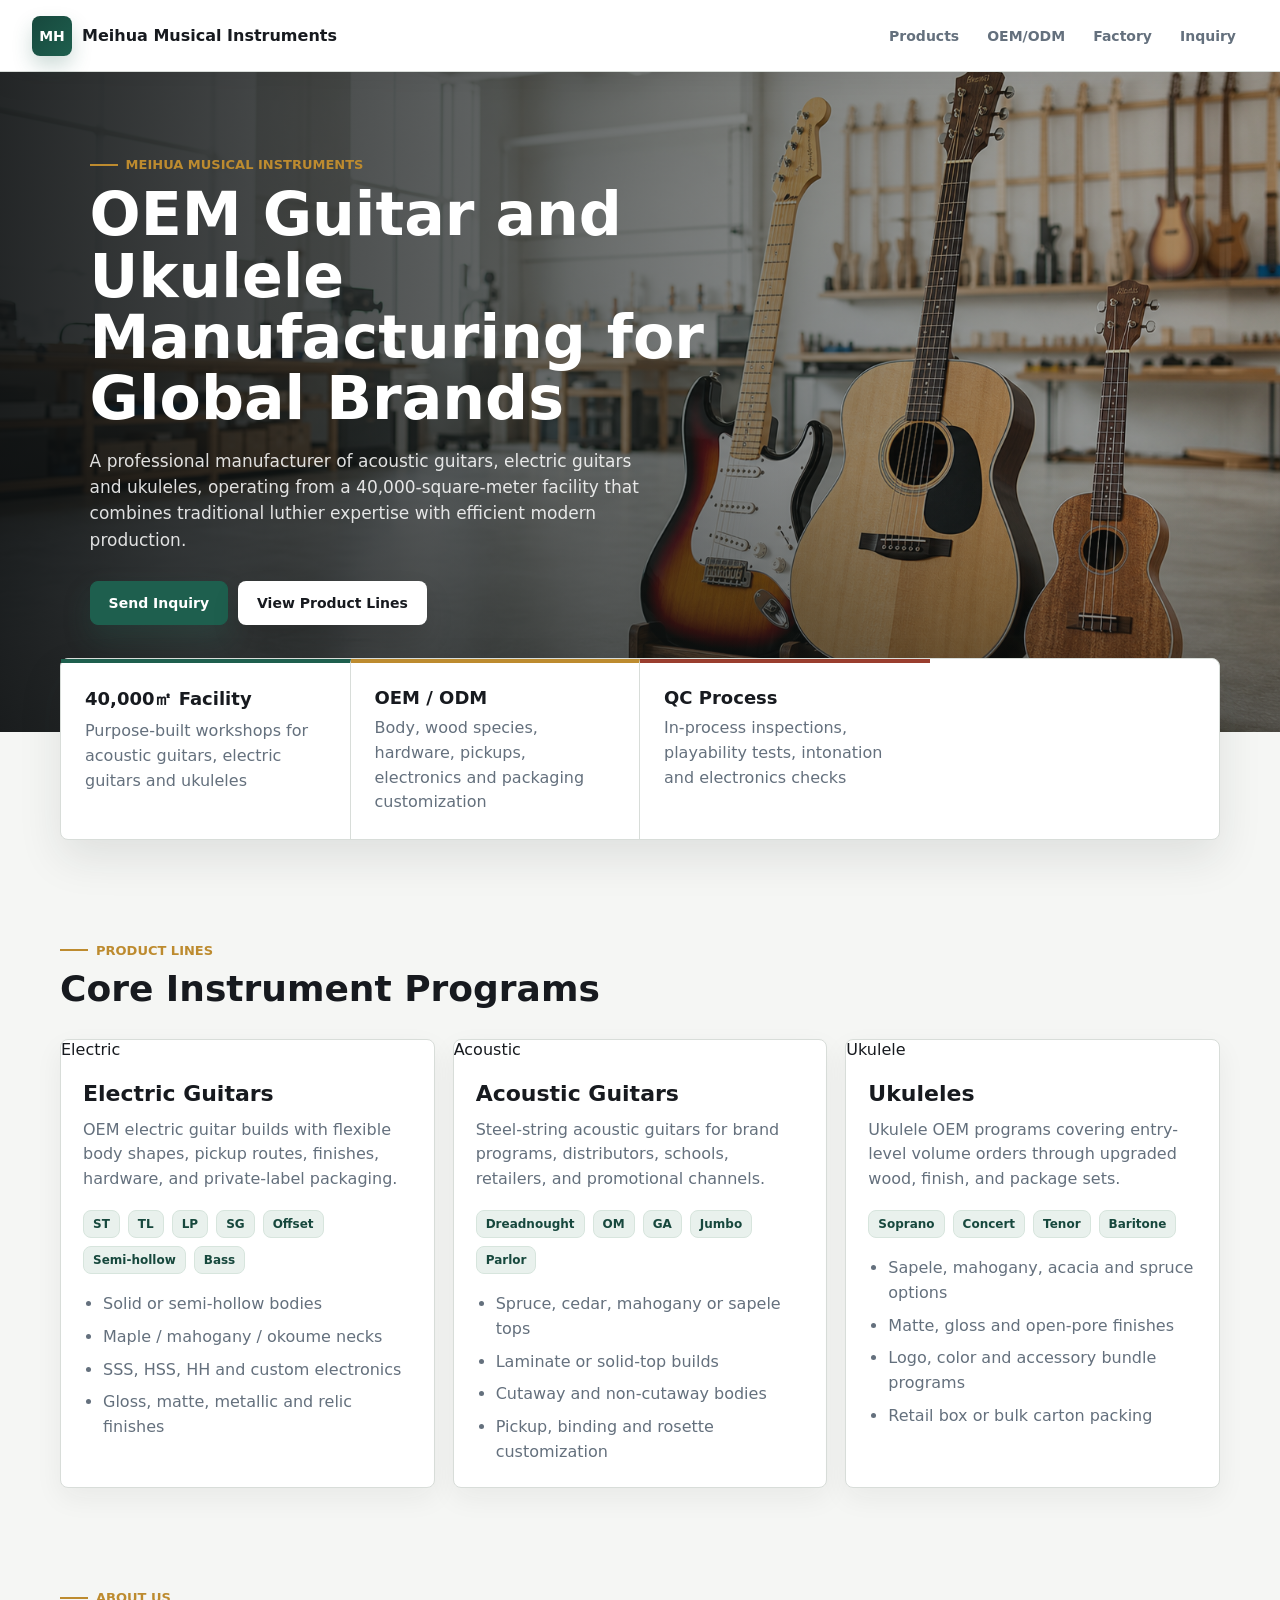
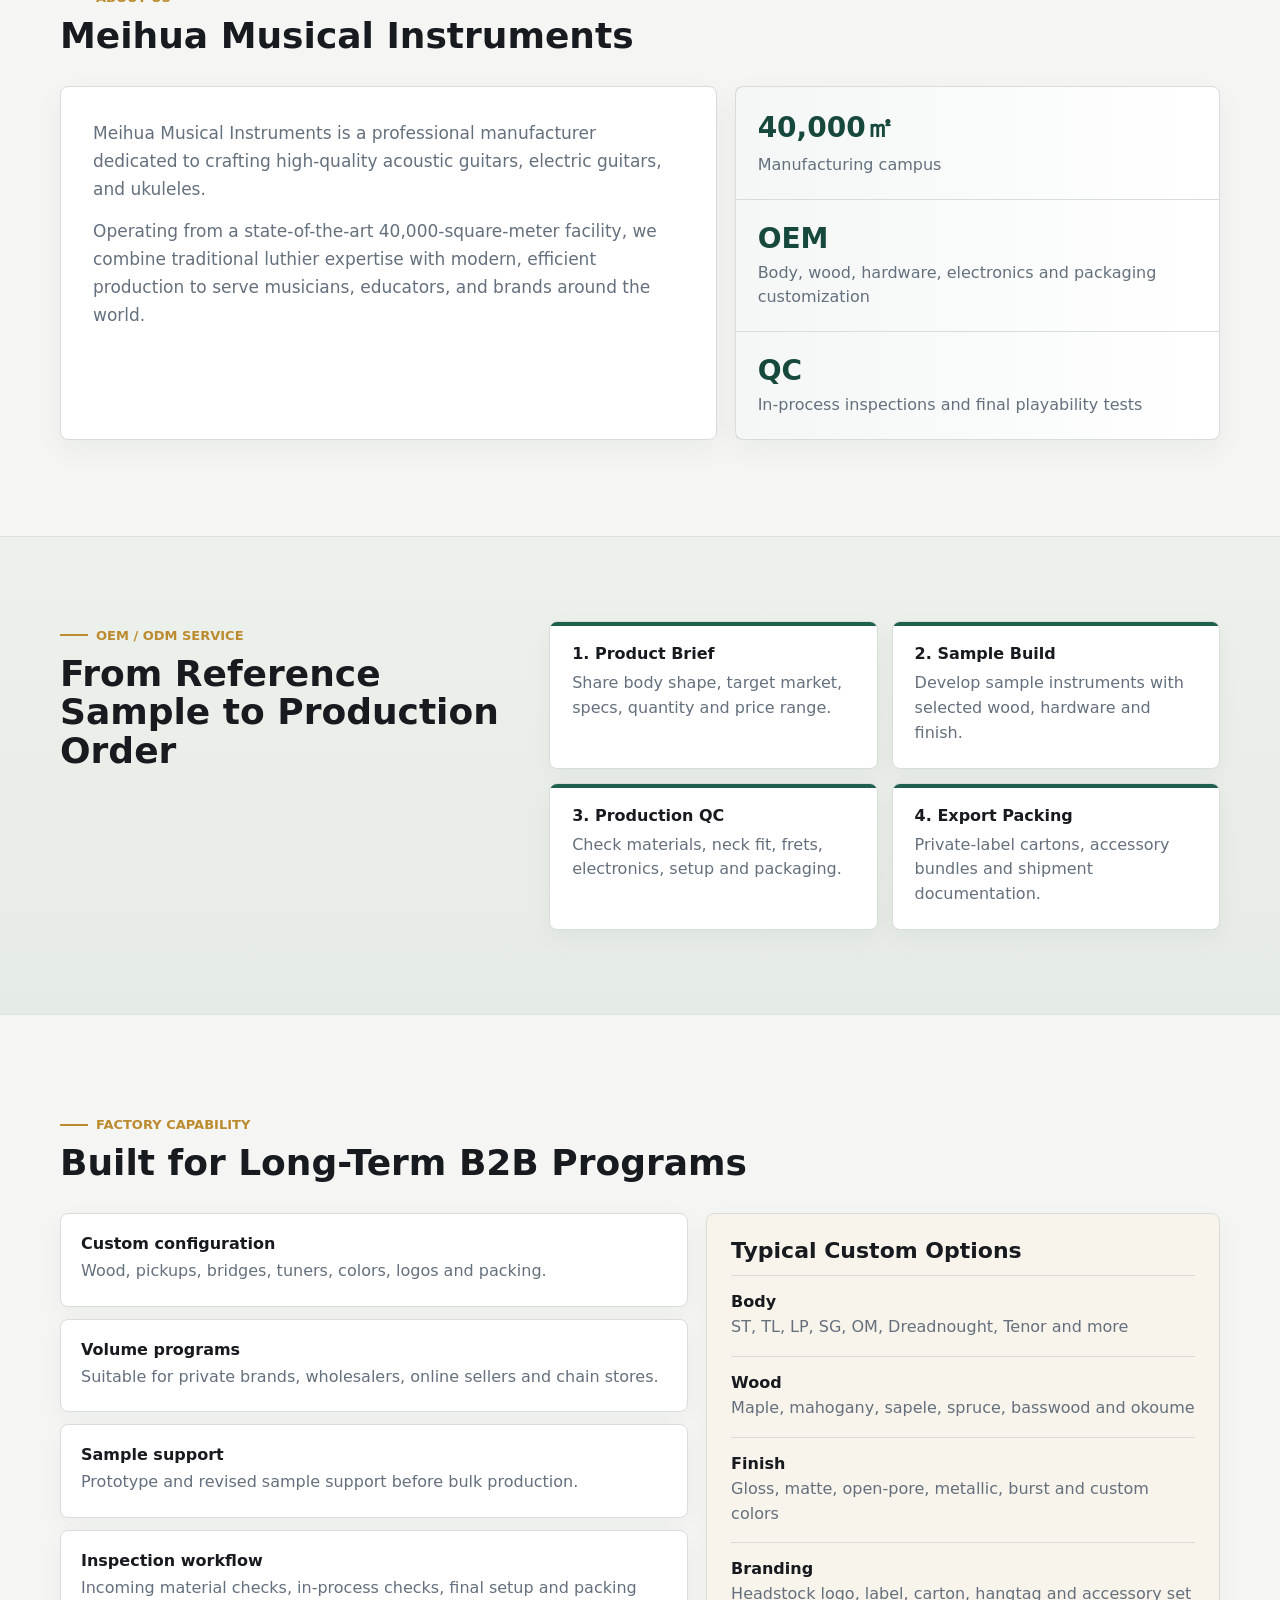
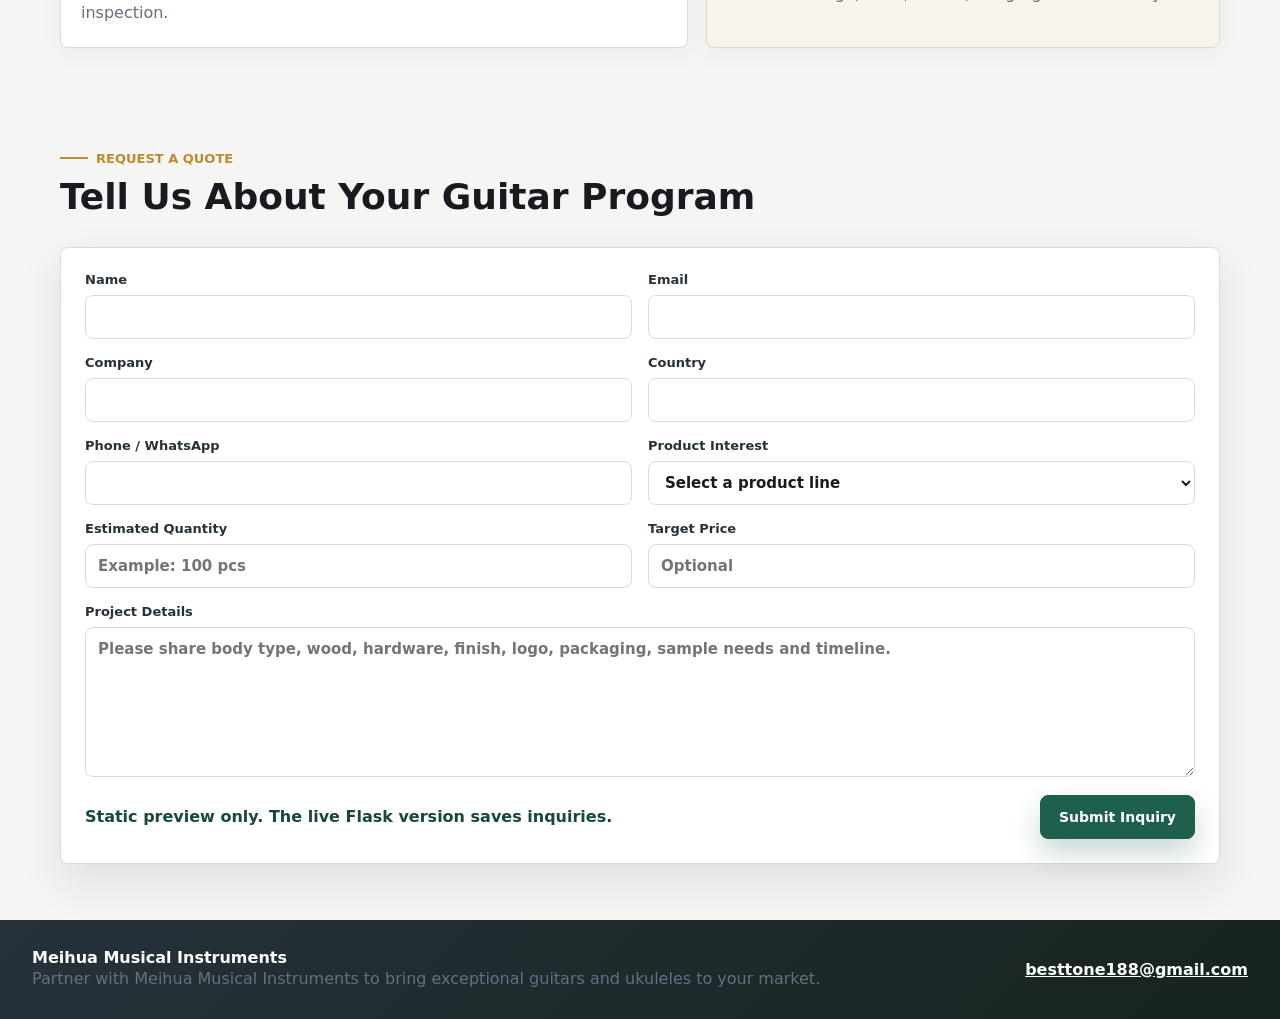
<file: factory_site/preview.html>
<!doctype html>
<html lang="en">
  <head>
    <meta charset="utf-8">
    <meta name="viewport" content="width=device-width, initial-scale=1">
    <title>Meihua Musical Instruments Preview</title>
    <meta name="description" content="Static preview of Meihua Musical Instruments, an OEM and ODM guitar and ukulele factory.">
    <link rel="stylesheet" href="static/styles.css">
  </head>
  <body>
    <header class="site-header">
      <a class="brand" href="#top" aria-label="Meihua Musical Instruments home">
        <span class="brand-mark">MH</span>
        <span>Meihua Musical Instruments</span>
      </a>
      <nav class="nav" aria-label="Main navigation">
        <a href="#products">Products</a>
        <a href="#oem">OEM/ODM</a>
        <a href="#factory">Factory</a>
        <a href="#inquiry">Inquiry</a>
      </nav>
    </header>

    <main id="top">
      <section class="hero">
        <img src="static/images/hero-workshop.png" alt="Electric guitar, acoustic guitar and ukulele in a guitar factory workshop">
        <div class="hero-overlay">
          <p class="eyebrow">Meihua Musical Instruments</p>
          <h1>OEM Guitar and Ukulele Manufacturing for Global Brands</h1>
          <p class="hero-copy">A professional manufacturer of acoustic guitars, electric guitars and ukuleles, operating from a 40,000-square-meter facility that combines traditional luthier expertise with efficient modern production.</p>
          <div class="hero-actions">
            <a class="button primary" href="#inquiry">Send Inquiry</a>
            <a class="button light" href="#products">View Product Lines</a>
          </div>
        </div>
      </section>

      <section class="proof-strip" aria-label="Factory highlights">
        <div>
          <strong>40,000㎡ Facility</strong>
          <span>Purpose-built workshops for acoustic guitars, electric guitars and ukuleles</span>
        </div>
        <div>
          <strong>OEM / ODM</strong>
          <span>Body, wood species, hardware, pickups, electronics and packaging customization</span>
        </div>
        <div>
          <strong>QC Process</strong>
          <span>In-process inspections, playability tests, intonation and electronics checks</span>
        </div>
      </section>

      <section id="products" class="section">
        <div class="section-head">
          <p class="eyebrow">Product Lines</p>
          <h2>Core Instrument Programs</h2>
        </div>
        <div class="product-grid">
          <article class="product-card">
            <div class="product-visual product-visual-1" aria-hidden="true"><span>Electric</span></div>
            <div class="product-body">
              <h3>Electric Guitars</h3>
              <p>OEM electric guitar builds with flexible body shapes, pickup routes, finishes, hardware, and private-label packaging.</p>
              <div class="tag-list">
                <span>ST</span><span>TL</span><span>LP</span><span>SG</span><span>Offset</span><span>Semi-hollow</span><span>Bass</span>
              </div>
              <ul>
                <li>Solid or semi-hollow bodies</li>
                <li>Maple / mahogany / okoume necks</li>
                <li>SSS, HSS, HH and custom electronics</li>
                <li>Gloss, matte, metallic and relic finishes</li>
              </ul>
            </div>
          </article>
          <article class="product-card">
            <div class="product-visual product-visual-2" aria-hidden="true"><span>Acoustic</span></div>
            <div class="product-body">
              <h3>Acoustic Guitars</h3>
              <p>Steel-string acoustic guitars for brand programs, distributors, schools, retailers, and promotional channels.</p>
              <div class="tag-list">
                <span>Dreadnought</span><span>OM</span><span>GA</span><span>Jumbo</span><span>Parlor</span>
              </div>
              <ul>
                <li>Spruce, cedar, mahogany or sapele tops</li>
                <li>Laminate or solid-top builds</li>
                <li>Cutaway and non-cutaway bodies</li>
                <li>Pickup, binding and rosette customization</li>
              </ul>
            </div>
          </article>
          <article class="product-card">
            <div class="product-visual product-visual-3" aria-hidden="true"><span>Ukulele</span></div>
            <div class="product-body">
              <h3>Ukuleles</h3>
              <p>Ukulele OEM programs covering entry-level volume orders through upgraded wood, finish, and package sets.</p>
              <div class="tag-list">
                <span>Soprano</span><span>Concert</span><span>Tenor</span><span>Baritone</span>
              </div>
              <ul>
                <li>Sapele, mahogany, acacia and spruce options</li>
                <li>Matte, gloss and open-pore finishes</li>
                <li>Logo, color and accessory bundle programs</li>
                <li>Retail box or bulk carton packing</li>
              </ul>
            </div>
          </article>
        </div>
      </section>

      <section id="about" class="section about-section">
        <div class="section-head">
          <p class="eyebrow">About Us</p>
          <h2>Meihua Musical Instruments</h2>
        </div>
        <div class="about-layout">
          <div class="about-copy">
            <p>Meihua Musical Instruments is a professional manufacturer dedicated to crafting high-quality acoustic guitars, electric guitars, and ukuleles.</p>
            <p>Operating from a state-of-the-art 40,000-square-meter facility, we combine traditional luthier expertise with modern, efficient production to serve musicians, educators, and brands around the world.</p>
          </div>
          <div class="about-stats" aria-label="Factory strengths">
            <div><strong>40,000㎡</strong><span>Manufacturing campus</span></div>
            <div><strong>OEM</strong><span>Body, wood, hardware, electronics and packaging customization</span></div>
            <div><strong>QC</strong><span>In-process inspections and final playability tests</span></div>
          </div>
        </div>
      </section>

      <section id="oem" class="section band">
        <div class="split">
          <div>
            <p class="eyebrow">OEM / ODM Service</p>
            <h2>From Reference Sample to Production Order</h2>
          </div>
          <div class="service-grid">
            <article><strong>1. Product Brief</strong><span>Share body shape, target market, specs, quantity and price range.</span></article>
            <article><strong>2. Sample Build</strong><span>Develop sample instruments with selected wood, hardware and finish.</span></article>
            <article><strong>3. Production QC</strong><span>Check materials, neck fit, frets, electronics, setup and packaging.</span></article>
            <article><strong>4. Export Packing</strong><span>Private-label cartons, accessory bundles and shipment documentation.</span></article>
          </div>
        </div>
      </section>

      <section id="factory" class="section factory-section">
        <div class="section-head">
          <p class="eyebrow">Factory Capability</p>
          <h2>Built for Long-Term B2B Programs</h2>
        </div>
        <div class="factory-layout">
          <div class="capability-list">
            <div><strong>Custom configuration</strong><span>Wood, pickups, bridges, tuners, colors, logos and packing.</span></div>
            <div><strong>Volume programs</strong><span>Suitable for private brands, wholesalers, online sellers and chain stores.</span></div>
            <div><strong>Sample support</strong><span>Prototype and revised sample support before bulk production.</span></div>
            <div><strong>Inspection workflow</strong><span>Incoming material checks, in-process checks, final setup and packing inspection.</span></div>
          </div>
          <div class="spec-panel">
            <h3>Typical Custom Options</h3>
            <dl>
              <div><dt>Body</dt><dd>ST, TL, LP, SG, OM, Dreadnought, Tenor and more</dd></div>
              <div><dt>Wood</dt><dd>Maple, mahogany, sapele, spruce, basswood and okoume</dd></div>
              <div><dt>Finish</dt><dd>Gloss, matte, open-pore, metallic, burst and custom colors</dd></div>
              <div><dt>Branding</dt><dd>Headstock logo, label, carton, hangtag and accessory set</dd></div>
            </dl>
          </div>
        </div>
      </section>

      <section id="inquiry" class="section inquiry-section">
        <div class="section-head">
          <p class="eyebrow">Request a Quote</p>
          <h2>Tell Us About Your Guitar Program</h2>
        </div>
        <form class="inquiry-form">
          <div class="field-grid">
            <label>Name <input name="name" autocomplete="name"></label>
            <label>Email <input name="email" type="email" autocomplete="email"></label>
            <label>Company <input name="company" autocomplete="organization"></label>
            <label>Country <input name="country" autocomplete="country-name"></label>
            <label>Phone / WhatsApp <input name="phone" autocomplete="tel"></label>
            <label>Product Interest
              <select name="product_interest">
                <option>Select a product line</option>
                <option>Electric Guitars</option>
                <option>Acoustic Guitars</option>
                <option>Ukuleles</option>
                <option>Mixed Program</option>
              </select>
            </label>
            <label>Estimated Quantity <input name="quantity" placeholder="Example: 100 pcs"></label>
            <label>Target Price <input name="target_price" placeholder="Optional"></label>
          </div>
          <label class="message-label">Project Details
            <textarea name="message" placeholder="Please share body type, wood, hardware, finish, logo, packaging, sample needs and timeline."></textarea>
          </label>
          <div class="form-footer">
            <p>Static preview only. The live Flask version saves inquiries.</p>
            <button class="button primary" type="button">Submit Inquiry</button>
          </div>
        </form>
      </section>
    </main>

    <footer class="site-footer">
      <div>
        <strong>Meihua Musical Instruments</strong>
        <span>Partner with Meihua Musical Instruments to bring exceptional guitars and ukuleles to your market.</span>
      </div>
      <a href="mailto:besttone188@gmail.com">besttone188@gmail.com</a>
    </footer>
  </body>
</html>
</file>
<file: factory_site/static/styles.css>
:root {
  color-scheme: light;
  --bg: #f5f6f4;
  --ink: #171a1f;
  --muted: #64707d;
  --line: #d8ddd9;
  --paper: #ffffff;
  --forest: #1e5f4e;
  --forest-dark: #17483d;
  --brass: #bd8b2f;
  --brick: #9a3e2e;
  --charcoal: #27313a;
  --sage: #e9eee8;
  --warm: #f8f3eb;
  --copper: #b96f45;
  --shadow-soft: 0 18px 44px rgba(28, 39, 42, 0.1);
  --shadow-hover: 0 24px 56px rgba(28, 39, 42, 0.16);
}

* {
  box-sizing: border-box;
}

html {
  scroll-behavior: smooth;
}

body {
  margin: 0;
  color: var(--ink);
  background:
    linear-gradient(180deg, #f8f9f6 0, var(--bg) 520px),
    var(--bg);
  font-family: Inter, ui-sans-serif, system-ui, -apple-system, BlinkMacSystemFont, "Segoe UI", sans-serif;
  letter-spacing: 0;
}

a {
  color: inherit;
}

.site-header {
  position: sticky;
  top: 0;
  z-index: 10;
  display: flex;
  align-items: center;
  justify-content: space-between;
  gap: 24px;
  min-height: 72px;
  padding: 0 32px;
  background: rgba(255, 255, 255, 0.92);
  border-bottom: 1px solid var(--line);
  box-shadow: 0 8px 28px rgba(28, 39, 42, 0.06);
  backdrop-filter: blur(14px);
}

.brand,
.nav,
.language-switch,
.hero-actions,
.form-footer,
.site-footer,
.admin-head {
  display: flex;
  align-items: center;
}

.brand {
  gap: 10px;
  font-weight: 800;
  text-decoration: none;
}

.brand-mark {
  display: grid;
  width: 40px;
  height: 40px;
  place-items: center;
  color: #fff;
  background: linear-gradient(135deg, var(--forest-dark), var(--forest));
  border-radius: 8px;
  font-size: 14px;
  box-shadow: 0 10px 20px rgba(30, 95, 78, 0.22);
}

.nav {
  gap: 4px;
  min-width: 0;
}

.nav a {
  flex: 0 0 auto;
  padding: 10px 12px;
  color: var(--muted);
  font-size: 14px;
  font-weight: 750;
  white-space: nowrap;
  text-decoration: none;
  border-radius: 8px;
  transition: color 160ms ease, background 160ms ease;
}

.nav a:hover {
  color: var(--ink);
  background: #eef1ed;
}

.language-switch {
  min-height: 38px;
  overflow: hidden;
  flex: 0 0 auto;
  border: 1px solid var(--line);
  border-radius: 8px;
  background: #fff;
}

.language-switch button {
  min-width: 54px;
  border: 0;
  padding: 0 12px;
  color: var(--muted);
  background: transparent;
  font: inherit;
  font-size: 13px;
  font-weight: 850;
  cursor: pointer;
}

.language-switch button.active {
  color: #fff;
  background: var(--forest);
}

.header-cta {
  min-height: 38px;
  display: inline-flex;
  align-items: center;
  justify-content: center;
  flex: 0 0 auto;
  padding: 0 14px;
  color: #fff;
  background: var(--forest);
  border: 1px solid var(--forest-dark);
  border-radius: 8px;
  font-size: 13px;
  font-weight: 850;
  text-decoration: none;
  box-shadow: 0 10px 22px rgba(30, 95, 78, 0.18);
}

.hero {
  position: relative;
  min-height: 660px;
  display: flex;
  align-items: center;
  overflow: hidden;
  background: var(--charcoal);
}

.hero img {
  position: absolute;
  inset: 0;
  width: 100%;
  height: 100%;
  object-fit: cover;
  transform: scale(1.03);
}

.hero::after {
  content: "";
  position: absolute;
  inset: 0;
  background:
    linear-gradient(90deg, rgba(12, 15, 16, 0.9), rgba(18, 23, 22, 0.62) 46%, rgba(18, 23, 22, 0.16)),
    linear-gradient(0deg, rgba(15, 19, 18, 0.42), transparent 40%);
}

.hero-overlay {
  position: relative;
  z-index: 1;
  align-self: center;
  height: fit-content;
  width: min(820px, calc(100vw - 40px));
  margin-left: clamp(20px, 7vw, 96px);
  padding: 58px 0 86px;
  color: #fff;
}

.hero-kicker {
  width: fit-content;
  margin-bottom: 14px;
  padding: 7px 10px;
  color: rgba(255, 255, 255, 0.92);
  background: rgba(255, 255, 255, 0.12);
  border: 1px solid rgba(255, 255, 255, 0.2);
  border-radius: 8px;
  font-size: 13px;
  font-weight: 850;
}

.hero-panel {
  position: absolute;
  right: clamp(28px, 6vw, 92px);
  bottom: 86px;
  z-index: 2;
  width: min(350px, calc(100vw - 40px));
  padding: 24px;
  color: #fff;
  background: rgba(22, 29, 31, 0.78);
  border: 1px solid rgba(255, 255, 255, 0.18);
  border-radius: 8px;
  box-shadow: 0 24px 60px rgba(0, 0, 0, 0.28);
  backdrop-filter: blur(14px);
}

.hero-panel span,
.hero-panel strong {
  display: block;
}

.hero-panel span {
  margin-bottom: 10px;
  color: var(--brass);
  font-size: 12px;
  font-weight: 900;
  text-transform: uppercase;
}

.hero-panel strong {
  margin-bottom: 16px;
  font-size: 20px;
  line-height: 1.25;
}

.hero-panel dl div {
  display: grid;
  grid-template-columns: 88px minmax(0, 1fr);
  gap: 12px;
  padding: 11px 0;
  border-top-color: rgba(255, 255, 255, 0.14);
}

.hero-panel dt {
  color: rgba(255, 255, 255, 0.72);
}

.hero-panel dd {
  color: rgba(255, 255, 255, 0.9);
}

.eyebrow {
  display: inline-flex;
  align-items: center;
  gap: 8px;
  margin: 0 0 12px;
  color: var(--brass);
  font-size: 13px;
  font-weight: 850;
  text-transform: uppercase;
}

.eyebrow::before {
  content: "";
  width: 28px;
  height: 2px;
  background: currentColor;
}

h1,
h2,
h3,
p {
  margin-top: 0;
  letter-spacing: 0;
}

h1 {
  margin-bottom: 18px;
  font-size: clamp(38px, 4.7vw, 64px);
  line-height: 1.02;
  max-width: 720px;
}

h2 {
  margin-bottom: 0;
  font-size: 36px;
  line-height: 1.08;
}

h3 {
  margin-bottom: 12px;
  font-size: 22px;
}

.hero-copy {
  max-width: 570px;
  color: rgba(255, 255, 255, 0.86);
  font-size: 17px;
  line-height: 1.55;
}

.hero-actions {
  gap: 10px;
  flex-wrap: wrap;
  margin-top: 28px;
}

.hero-points {
  display: flex;
  flex-wrap: wrap;
  gap: 10px;
  margin-top: 22px;
}

.hero-points span {
  min-height: 36px;
  display: inline-flex;
  align-items: center;
  padding: 0 12px;
  color: rgba(255, 255, 255, 0.92);
  border: 1px solid rgba(255, 255, 255, 0.28);
  border-radius: 8px;
  background: rgba(255, 255, 255, 0.1);
  font-size: 13px;
  font-weight: 800;
}

.button {
  min-height: 44px;
  display: inline-flex;
  align-items: center;
  justify-content: center;
  border: 1px solid transparent;
  border-radius: 8px;
  padding: 0 18px;
  font: inherit;
  font-size: 14px;
  font-weight: 800;
  text-decoration: none;
  cursor: pointer;
  transition: transform 160ms ease, box-shadow 160ms ease, background 160ms ease, border-color 160ms ease;
}

.button:hover {
  transform: translateY(-1px);
}

.button.primary {
  color: #fff;
  background: var(--forest);
  border-color: var(--forest);
  box-shadow: 0 14px 28px rgba(30, 95, 78, 0.24);
}

.button.primary:hover {
  background: var(--forest-dark);
}

.button.light {
  color: var(--ink);
  background: #fff;
  border-color: rgba(255, 255, 255, 0.54);
  box-shadow: 0 14px 28px rgba(0, 0, 0, 0.12);
}

.secondary-button {
  color: var(--forest-dark);
  background: #eff5f2;
  border-color: #cbdcd4;
}

.proof-strip {
  display: grid;
  grid-template-columns: repeat(4, minmax(0, 1fr));
  margin-top: -74px;
  margin-inline: auto;
  position: relative;
  z-index: 2;
  width: min(1160px, calc(100vw - 40px));
  background: var(--paper);
  border: 1px solid var(--line);
  border-radius: 8px;
  box-shadow: var(--shadow-soft);
}

.proof-strip div {
  min-height: 132px;
  padding: 24px;
  border-right: 1px solid var(--line);
  border-top: 4px solid transparent;
}

.proof-strip div:nth-child(1) {
  border-top-color: var(--forest);
}

.proof-strip div:nth-child(2) {
  border-top-color: var(--brass);
}

.proof-strip div:nth-child(3) {
  border-top-color: var(--brick);
}

.proof-strip div:nth-child(4) {
  border-top-color: var(--charcoal);
}

.proof-strip div:last-child {
  border-right: 0;
}

.proof-strip strong,
.proof-strip span,
.capability-list strong,
.capability-list span,
.service-grid strong,
.service-grid span,
.site-footer strong,
.site-footer span,
td span {
  display: block;
}

.proof-strip strong {
  margin-bottom: 8px;
  font-size: 18px;
}

.proof-strip span,
.product-card p,
.product-card li,
.service-grid span,
.capability-list span,
dd,
.site-footer span,
td span {
  color: var(--muted);
  line-height: 1.55;
}

.section {
  width: min(1160px, calc(100vw - 40px));
  margin: 96px auto;
}

.section-head {
  margin-bottom: 30px;
}

.section-intro,
.band-copy {
  max-width: 720px;
  margin: 14px 0 0;
  color: var(--muted);
  font-size: 16px;
  line-height: 1.65;
}

.band-copy {
  max-width: 360px;
}

.section-head-row {
  display: flex;
  align-items: end;
  justify-content: space-between;
  gap: 18px;
}

.product-grid {
  display: grid;
  grid-template-columns: repeat(3, minmax(0, 1fr));
  gap: 18px;
}

.product-card {
  overflow: hidden;
  background: var(--paper);
  border: 1px solid var(--line);
  border-radius: 8px;
  box-shadow: 0 10px 28px rgba(28, 39, 42, 0.06);
  transition: transform 180ms ease, box-shadow 180ms ease, border-color 180ms ease;
}

.product-card:hover {
  transform: translateY(-4px);
  border-color: #c6d2cb;
  box-shadow: var(--shadow-hover);
}

.product-media {
  position: relative;
  overflow: hidden;
}

.product-photo {
  display: block;
  width: 100%;
  aspect-ratio: 4 / 3;
  object-fit: cover;
  transition: transform 220ms ease;
}

.product-media span {
  position: absolute;
  left: 14px;
  top: 14px;
  min-height: 32px;
  display: inline-flex;
  align-items: center;
  padding: 0 10px;
  color: #fff;
  background: rgba(23, 72, 61, 0.9);
  border: 1px solid rgba(255, 255, 255, 0.26);
  border-radius: 8px;
  font-size: 12px;
  font-weight: 900;
  backdrop-filter: blur(8px);
}

.product-card:hover .product-photo {
  transform: scale(1.035);
}

.product-body {
  padding: 22px;
}

.tag-list {
  display: flex;
  gap: 8px;
  flex-wrap: wrap;
  margin: 18px 0;
}

.tag-list span {
  padding: 6px 9px;
  color: var(--forest-dark);
  background: #e9f1ed;
  border: 1px solid #d7e5dd;
  border-radius: 8px;
  font-size: 12px;
  font-weight: 850;
}

.body-selection-grid {
  display: grid;
  grid-template-columns: repeat(3, minmax(0, 1fr));
  gap: 18px;
}

.body-selection-grid article {
  min-height: 280px;
  padding: 24px;
  background: var(--paper);
  border: 1px solid var(--line);
  border-radius: 8px;
  box-shadow: 0 10px 28px rgba(28, 39, 42, 0.05);
  transition: transform 180ms ease, box-shadow 180ms ease;
}

.body-selection-grid article:hover,
.spec-grid article:hover,
.option-board article:hover,
.facility-grid article:hover,
.qc-grid article:hover,
.order-grid article:hover,
.advantage-grid article:hover {
  transform: translateY(-3px);
  box-shadow: var(--shadow-soft);
}

.shape-list {
  display: flex;
  flex-wrap: wrap;
  gap: 8px;
  margin: 18px 0;
}

.shape-list span {
  min-height: 34px;
  display: inline-flex;
  align-items: center;
  padding: 0 10px;
  color: var(--forest-dark);
  background: #e9f1ed;
  border: 1px solid #d3e3da;
  border-radius: 8px;
  font-size: 13px;
  font-weight: 850;
}

.body-selection-grid p {
  color: var(--muted);
  line-height: 1.6;
}

.spec-grid,
.qc-grid,
.option-board {
  display: grid;
  gap: 14px;
}

.spec-grid {
  grid-template-columns: repeat(3, minmax(0, 1fr));
}

.option-board {
  grid-template-columns: repeat(4, minmax(0, 1fr));
}

.spec-grid article,
.option-board article,
.qc-grid article,
.order-note {
  background: var(--paper);
  border: 1px solid var(--line);
  border-radius: 8px;
  box-shadow: 0 8px 24px rgba(28, 39, 42, 0.045);
  transition: transform 180ms ease, box-shadow 180ms ease;
}

.spec-grid article {
  padding: 24px;
}

.option-board article {
  min-height: 230px;
  padding: 24px;
  position: relative;
  overflow: hidden;
}

.option-board article::after {
  content: "";
  position: absolute;
  inset: auto 24px 0;
  height: 4px;
  background: var(--forest);
}

.option-board article:nth-child(2)::after {
  background: var(--brass);
}

.option-board article:nth-child(3)::after {
  background: var(--brick);
}

.option-board article:nth-child(4)::after {
  background: var(--charcoal);
}

.option-board span {
  display: inline-flex;
  width: 38px;
  height: 38px;
  align-items: center;
  justify-content: center;
  margin-bottom: 28px;
  color: #fff;
  background: var(--forest-dark);
  border-radius: 8px;
  font-size: 13px;
  font-weight: 900;
}

.option-board strong,
.option-board p {
  display: block;
}

.option-board strong {
  margin-bottom: 10px;
  font-size: 18px;
}

.option-board p {
  color: var(--muted);
  line-height: 1.55;
}

.buyer-section {
  margin-top: 72px;
}

.buyer-card {
  display: grid;
  grid-template-columns: minmax(0, 0.92fr) minmax(360px, 1.08fr);
  gap: 34px;
  align-items: center;
  padding: 38px;
  color: #fff;
  background:
    linear-gradient(135deg, rgba(29, 49, 55, 0.96), rgba(25, 69, 57, 0.94)),
    var(--charcoal);
  border-radius: 8px;
  box-shadow: var(--shadow-soft);
}

.buyer-card h2 {
  max-width: 440px;
}

.buyer-card p {
  max-width: 520px;
  margin: 14px 0 0;
  color: rgba(255, 255, 255, 0.76);
  line-height: 1.65;
}

.buyer-checks {
  display: grid;
  grid-template-columns: repeat(2, minmax(0, 1fr));
  gap: 12px;
}

.buyer-checks span {
  min-height: 88px;
  display: flex;
  align-items: center;
  padding: 18px;
  color: rgba(255, 255, 255, 0.9);
  background: rgba(255, 255, 255, 0.09);
  border: 1px solid rgba(255, 255, 255, 0.15);
  border-radius: 8px;
  line-height: 1.45;
  font-weight: 750;
}

.spec-grid h3 {
  margin-bottom: 18px;
}

ul {
  margin: 0;
  padding-left: 20px;
}

li + li {
  margin-top: 8px;
}

.band {
  width: 100%;
  padding: 84px max(20px, calc((100vw - 1160px) / 2));
  background: linear-gradient(180deg, #edf1eb, #e5ebe5);
  border-block: 1px solid #dce4dc;
}

.about-section {
  margin-top: 72px;
}

.about-layout {
  display: grid;
  grid-template-columns: minmax(0, 1.15fr) minmax(320px, 0.85fr);
  gap: 18px;
  align-items: stretch;
}

.about-copy,
.about-stats {
  background: var(--paper);
  border: 1px solid var(--line);
  border-radius: 8px;
  box-shadow: 0 10px 28px rgba(28, 39, 42, 0.05);
}

.about-copy {
  padding: 32px;
}

.about-copy p {
  margin-bottom: 14px;
  color: var(--muted);
  font-size: 17px;
  line-height: 1.65;
}

.about-copy p:last-child {
  margin-bottom: 0;
}

.factory-flow {
  display: flex;
  flex-wrap: wrap;
  gap: 8px;
  margin-top: 24px;
  padding-top: 22px;
  border-top: 1px solid var(--line);
}

.factory-flow span {
  min-height: 34px;
  display: inline-flex;
  align-items: center;
  padding: 0 10px;
  color: var(--forest-dark);
  background: #edf5f1;
  border: 1px solid #d6e6de;
  border-radius: 8px;
  font-size: 12px;
  font-weight: 850;
}

.about-stats {
  display: grid;
  grid-template-columns: 1fr;
}

.about-stats div {
  padding: 22px;
  border-bottom: 1px solid var(--line);
  background: linear-gradient(90deg, rgba(30, 95, 78, 0.05), transparent);
}

.about-stats div:last-child {
  border-bottom: 0;
}

.about-stats strong {
  display: block;
  margin-bottom: 6px;
  color: var(--forest-dark);
  font-size: 28px;
}

.about-stats span {
  display: block;
  color: var(--muted);
  line-height: 1.5;
}

.split {
  display: grid;
  grid-template-columns: 0.8fr 1.2fr;
  gap: 42px;
  align-items: start;
}

.service-grid {
  display: grid;
  grid-template-columns: repeat(2, minmax(0, 1fr));
  gap: 14px;
}

.service-grid article,
.facility-grid article,
.order-grid article,
.qc-grid article,
.capability-list div,
.spec-panel,
.quote-guide,
.admin-login,
.admin-table {
  background: var(--paper);
  border: 1px solid var(--line);
  border-radius: 8px;
  box-shadow: 0 8px 24px rgba(28, 39, 42, 0.045);
}

.service-grid article {
  padding: 22px;
  position: relative;
  overflow: hidden;
}

.service-grid article:nth-child(5),
.service-grid article:nth-child(6) {
  background: #fbfcfa;
}

.service-grid article::before {
  content: "";
  position: absolute;
  inset: 0 0 auto;
  height: 4px;
  background: var(--forest);
}

.service-grid strong,
.facility-grid strong,
.order-grid strong {
  margin-bottom: 8px;
}

.facility-grid {
  display: grid;
  grid-template-columns: repeat(3, minmax(0, 1fr));
  gap: 14px;
}

.facility-grid article {
  min-height: 180px;
  padding: 22px;
}

.facility-grid strong,
.facility-grid span {
  display: block;
}

.facility-grid span {
  color: var(--muted);
  line-height: 1.55;
}

.video-layout {
  display: grid;
  grid-template-columns: minmax(0, 1.35fr) minmax(320px, 0.65fr);
  gap: 18px;
  align-items: stretch;
  padding: 18px;
  background:
    linear-gradient(135deg, rgba(39, 49, 58, 0.98), rgba(24, 45, 43, 0.98)),
    var(--charcoal);
  border-radius: 8px;
  box-shadow: var(--shadow-soft);
}

.factory-video {
  display: block;
  width: 100%;
  aspect-ratio: 16 / 9;
  object-fit: cover;
  background: var(--charcoal);
  border: 1px solid rgba(255, 255, 255, 0.14);
  border-radius: 8px;
}

.video-copy {
  padding: 24px;
  color: #fff;
  background: rgba(255, 255, 255, 0.07);
  border: 1px solid rgba(255, 255, 255, 0.14);
  border-radius: 8px;
}

.video-copy p,
.video-copy li {
  color: rgba(255, 255, 255, 0.78);
  line-height: 1.6;
}

.video-copy ul {
  margin-top: 18px;
}

.order-grid {
  display: grid;
  grid-template-columns: repeat(4, minmax(0, 1fr));
  gap: 14px;
}

.qc-grid {
  grid-template-columns: repeat(3, minmax(0, 1fr));
}

.qc-grid article {
  min-height: 170px;
  padding: 22px;
}

.qc-grid strong,
.qc-grid span {
  display: block;
}

.qc-grid strong {
  margin-bottom: 8px;
}

.qc-grid span {
  color: var(--muted);
  line-height: 1.55;
}

.order-grid article {
  min-height: 210px;
  padding: 22px;
}

.order-grid span {
  display: block;
  color: var(--muted);
  line-height: 1.55;
}

.order-note {
  display: grid;
  grid-template-columns: 180px minmax(0, 1fr);
  gap: 18px;
  margin-top: 14px;
  padding: 22px;
}

.order-note strong {
  color: var(--forest-dark);
}

.order-note span {
  color: var(--muted);
  line-height: 1.6;
}

.quote-cta {
  width: min(1160px, calc(100vw - 40px));
  margin: 94px auto 0;
  display: flex;
  align-items: center;
  justify-content: space-between;
  gap: 24px;
  padding: 34px 38px;
  color: #fff;
  background:
    linear-gradient(135deg, rgba(23, 72, 61, 0.95), rgba(39, 49, 58, 0.96)),
    var(--forest-dark);
  border-radius: 8px;
  box-shadow: var(--shadow-soft);
}

.quote-cta h2 {
  max-width: 760px;
  font-size: 30px;
}

.quote-cta .eyebrow {
  margin-bottom: 10px;
}

.factory-layout {
  display: grid;
  grid-template-columns: 1.1fr 0.9fr;
  gap: 18px;
}

.gallery-layout {
  display: grid;
  grid-template-columns: minmax(0, 1.35fr) minmax(280px, 0.65fr);
  gap: 18px;
}

.gallery-main,
.gallery-stack img {
  display: block;
  width: 100%;
  object-fit: cover;
  border-radius: 8px;
  border: 1px solid var(--line);
  box-shadow: 0 10px 28px rgba(28, 39, 42, 0.08);
}

.gallery-main {
  height: 520px;
}

.gallery-stack {
  display: grid;
  gap: 18px;
}

.gallery-stack img {
  height: 251px;
}

.advantage-grid {
  display: grid;
  grid-template-columns: repeat(4, minmax(0, 1fr));
  gap: 14px;
}

.advantage-grid article {
  min-height: 260px;
  padding: 24px;
  background: var(--paper);
  border: 1px solid var(--line);
  border-radius: 8px;
  position: relative;
  overflow: hidden;
}

.advantage-grid article::after {
  content: "";
  position: absolute;
  inset: auto 24px 0;
  height: 4px;
  background: var(--brass);
}

.advantage-grid span {
  display: block;
  margin-bottom: 34px;
  color: var(--brass);
  font-size: 14px;
  font-weight: 900;
}

.advantage-grid strong {
  display: block;
  margin-bottom: 10px;
  font-size: 18px;
}

.advantage-grid p {
  color: var(--muted);
  line-height: 1.55;
}

.capability-list {
  display: grid;
  gap: 12px;
}

.capability-list div {
  padding: 20px;
}

.capability-list strong {
  margin-bottom: 6px;
}

.spec-panel {
  padding: 24px;
  background: var(--warm);
}

dl,
dd {
  margin: 0;
}

dl div {
  padding: 16px 0;
  border-top: 1px solid var(--line);
}

dt {
  margin-bottom: 4px;
  font-weight: 850;
}

.inquiry-section {
  margin-bottom: 56px;
}

.inquiry-layout {
  display: grid;
  grid-template-columns: minmax(0, 1fr) 320px;
  gap: 18px;
  align-items: start;
}

.inquiry-form {
  padding: 24px;
  background: var(--paper);
  border: 1px solid var(--line);
  border-radius: 8px;
  box-shadow: var(--shadow-soft);
}

.field-grid {
  display: grid;
  grid-template-columns: repeat(2, minmax(0, 1fr));
  gap: 16px;
}

label {
  display: grid;
  gap: 8px;
  color: var(--charcoal);
  font-size: 13px;
  font-weight: 850;
}

input,
select,
textarea {
  width: 100%;
  min-height: 44px;
  border: 1px solid var(--line);
  border-radius: 8px;
  padding: 0 12px;
  color: var(--ink);
  background: #fff;
  font: inherit;
  font-size: 15px;
  transition: border-color 160ms ease, box-shadow 160ms ease;
}

input:focus,
select:focus,
textarea:focus {
  outline: 0;
  border-color: var(--forest);
  box-shadow: 0 0 0 3px rgba(30, 95, 78, 0.14);
}

fieldset {
  margin: 0;
  padding: 0;
  border: 0;
}

legend {
  margin-bottom: 8px;
  color: var(--charcoal);
  font-size: 13px;
  font-weight: 850;
}

.product-choice-field {
  grid-column: 1 / -1;
}

.product-choice-grid {
  display: grid;
  grid-template-columns: repeat(3, minmax(0, 1fr));
  gap: 12px;
}

.product-choice {
  position: relative;
  display: grid;
  gap: 0;
  overflow: hidden;
  min-height: 190px;
  border: 2px solid var(--line);
  border-radius: 8px;
  background: #fff;
  cursor: pointer;
  transition: transform 160ms ease, border-color 160ms ease, box-shadow 160ms ease;
}

.product-choice:hover {
  transform: translateY(-2px);
  box-shadow: 0 12px 28px rgba(28, 39, 42, 0.08);
}

.product-choice input {
  position: absolute;
  width: 1px;
  height: 1px;
  opacity: 0;
}

.product-choice img {
  width: 100%;
  aspect-ratio: 4 / 3;
  object-fit: cover;
}

.product-choice span {
  min-height: 46px;
  display: flex;
  align-items: center;
  padding: 0 14px;
  color: var(--ink);
  font-size: 15px;
  font-weight: 850;
}

.product-choice:has(input:checked) {
  border-color: var(--forest);
  box-shadow: 0 0 0 3px rgba(30, 95, 78, 0.16);
}

.product-choice:has(input:checked)::after {
  content: "Selected";
  position: absolute;
  top: 10px;
  right: 10px;
  padding: 6px 9px;
  color: #fff;
  background: var(--forest);
  border-radius: 8px;
  font-size: 12px;
  font-weight: 850;
}

textarea {
  min-height: 150px;
  padding: 12px;
  resize: vertical;
}

.message-label {
  margin-top: 16px;
}

.form-footer {
  justify-content: space-between;
  gap: 16px;
  margin-top: 18px;
}

.form-footer p {
  margin: 0;
  color: var(--forest-dark);
  font-weight: 800;
}

.quote-guide {
  padding: 24px;
  background: var(--warm);
  position: sticky;
  top: 92px;
}

.quote-guide ul {
  margin-bottom: 22px;
}

.quote-guide li {
  color: var(--muted);
  line-height: 1.5;
}

.contact-card {
  display: grid;
  gap: 8px;
  padding-top: 18px;
  border-top: 1px solid var(--line);
}

.contact-card strong,
.contact-card span {
  display: block;
}

.contact-card span {
  color: var(--muted);
  line-height: 1.5;
}

.site-footer {
  justify-content: space-between;
  gap: 24px;
  padding: 28px 32px;
  color: #fff;
  background: linear-gradient(135deg, var(--charcoal), #17231f);
}

.site-footer a {
  color: #fff;
  font-weight: 850;
}

.admin-page {
  background: #eef0ed;
}

.admin-shell {
  width: min(1500px, calc(100vw - 32px));
  margin: 0 auto;
  padding: 28px 0;
}

.admin-head {
  justify-content: space-between;
  margin-bottom: 18px;
}

.admin-head h1 {
  font-size: 38px;
  line-height: 1.1;
}

.admin-actions,
.admin-filters,
.quick-links,
.action-stack {
  display: flex;
  gap: 8px;
  flex-wrap: wrap;
}

.admin-summary {
  display: grid;
  grid-template-columns: repeat(3, minmax(0, 1fr));
  gap: 12px;
  margin-bottom: 14px;
}

.admin-summary div {
  padding: 18px;
  background: var(--paper);
  border: 1px solid var(--line);
  border-radius: 8px;
  box-shadow: 0 8px 24px rgba(28, 39, 42, 0.045);
}

.admin-summary strong,
.admin-summary span {
  display: block;
}

.admin-summary strong {
  margin-bottom: 6px;
  color: var(--forest-dark);
  font-size: 26px;
}

.admin-summary span {
  color: var(--muted);
}

.admin-filters {
  margin-bottom: 14px;
}

.admin-filters a,
.quick-links a {
  min-height: 34px;
  display: inline-flex;
  align-items: center;
  border: 1px solid var(--line);
  border-radius: 8px;
  padding: 0 11px;
  color: var(--forest-dark);
  background: #fff;
  font-size: 13px;
  font-weight: 850;
  text-decoration: none;
}

.admin-filters a.active {
  color: #fff;
  background: var(--forest);
  border-color: var(--forest);
}

.admin-login {
  max-width: 420px;
  padding: 24px;
}

.admin-login form {
  display: grid;
  gap: 16px;
}

.admin-table {
  overflow-x: auto;
}

.follow-form {
  display: grid;
  min-width: 280px;
  gap: 10px;
}

.follow-form label {
  color: var(--muted);
}

.follow-form textarea {
  min-height: 88px;
}

.status-pill {
  display: inline-flex;
  min-height: 30px;
  align-items: center;
  border-radius: 8px;
  padding: 0 10px;
  color: #fff;
  background: var(--muted);
  font-size: 12px;
  font-weight: 900;
}

.status-new {
  background: var(--forest);
}

.status-contacted {
  background: #255eaa;
}

.status-quoted {
  background: var(--brass);
}

.status-sample-sent {
  background: #6b4ea0;
}

.status-order-won {
  background: #16805d;
}

.status-no-fit {
  background: #8b4b42;
}

.action-stack {
  min-width: 160px;
  flex-direction: column;
}

.action-stack span {
  color: var(--muted);
  font-size: 13px;
}

table {
  width: 100%;
  border-collapse: collapse;
  background: #fff;
}

th,
td {
  padding: 14px;
  border-bottom: 1px solid var(--line);
  text-align: left;
  vertical-align: top;
  font-size: 14px;
}

td p {
  max-width: 360px;
  margin: 10px 0 0;
  color: var(--muted);
  line-height: 1.5;
}

th {
  color: var(--muted);
  font-size: 12px;
  text-transform: uppercase;
}

.empty {
  color: var(--muted);
  text-align: center;
}

@media (max-width: 860px) {
  .site-header {
    position: static;
    align-items: flex-start;
    flex-direction: column;
    padding: 18px 20px;
  }

  .nav {
    width: 100%;
    overflow-x: auto;
    padding-bottom: 4px;
    scrollbar-width: thin;
  }

  .language-switch {
    width: 118px;
  }

  .header-cta {
    width: 100%;
  }

  .hero {
    display: block;
    min-height: auto;
  }

  .hero::after {
    background: rgba(15, 17, 18, 0.62);
  }

  .hero-overlay {
    margin-left: 20px;
    padding: 72px 0 96px;
  }

  .hero-panel {
    position: relative;
    right: auto;
    bottom: auto;
    z-index: 2;
    margin: -78px 20px 34px;
  }

  .proof-strip,
  .product-grid,
  .body-selection-grid,
  .spec-grid,
  .option-board,
  .buyer-card,
  .buyer-checks,
  .split,
  .about-layout,
  .service-grid,
  .facility-grid,
  .order-grid,
  .qc-grid,
  .order-note,
  .admin-summary,
  .factory-layout,
  .video-layout,
  .gallery-layout,
  .advantage-grid,
  .inquiry-layout,
  .field-grid,
  .product-choice-grid {
    grid-template-columns: 1fr;
  }

  .section-head-row {
    align-items: stretch;
    flex-direction: column;
  }

  .proof-strip div {
    border-right: 0;
    border-bottom: 1px solid var(--line);
  }

  .proof-strip div:last-child {
    border-bottom: 0;
  }

  .section {
    margin: 64px auto;
  }

  h1 {
    font-size: 42px;
  }

  h2 {
    font-size: 30px;
  }

  .gallery-main,
  .gallery-stack img {
    height: auto;
    aspect-ratio: 4 / 3;
  }

  .form-footer,
  .site-footer,
  .quote-cta {
    align-items: stretch;
    flex-direction: column;
  }

  .quote-cta {
    padding: 26px;
  }

  .quote-guide {
    position: static;
  }
}
</file>
